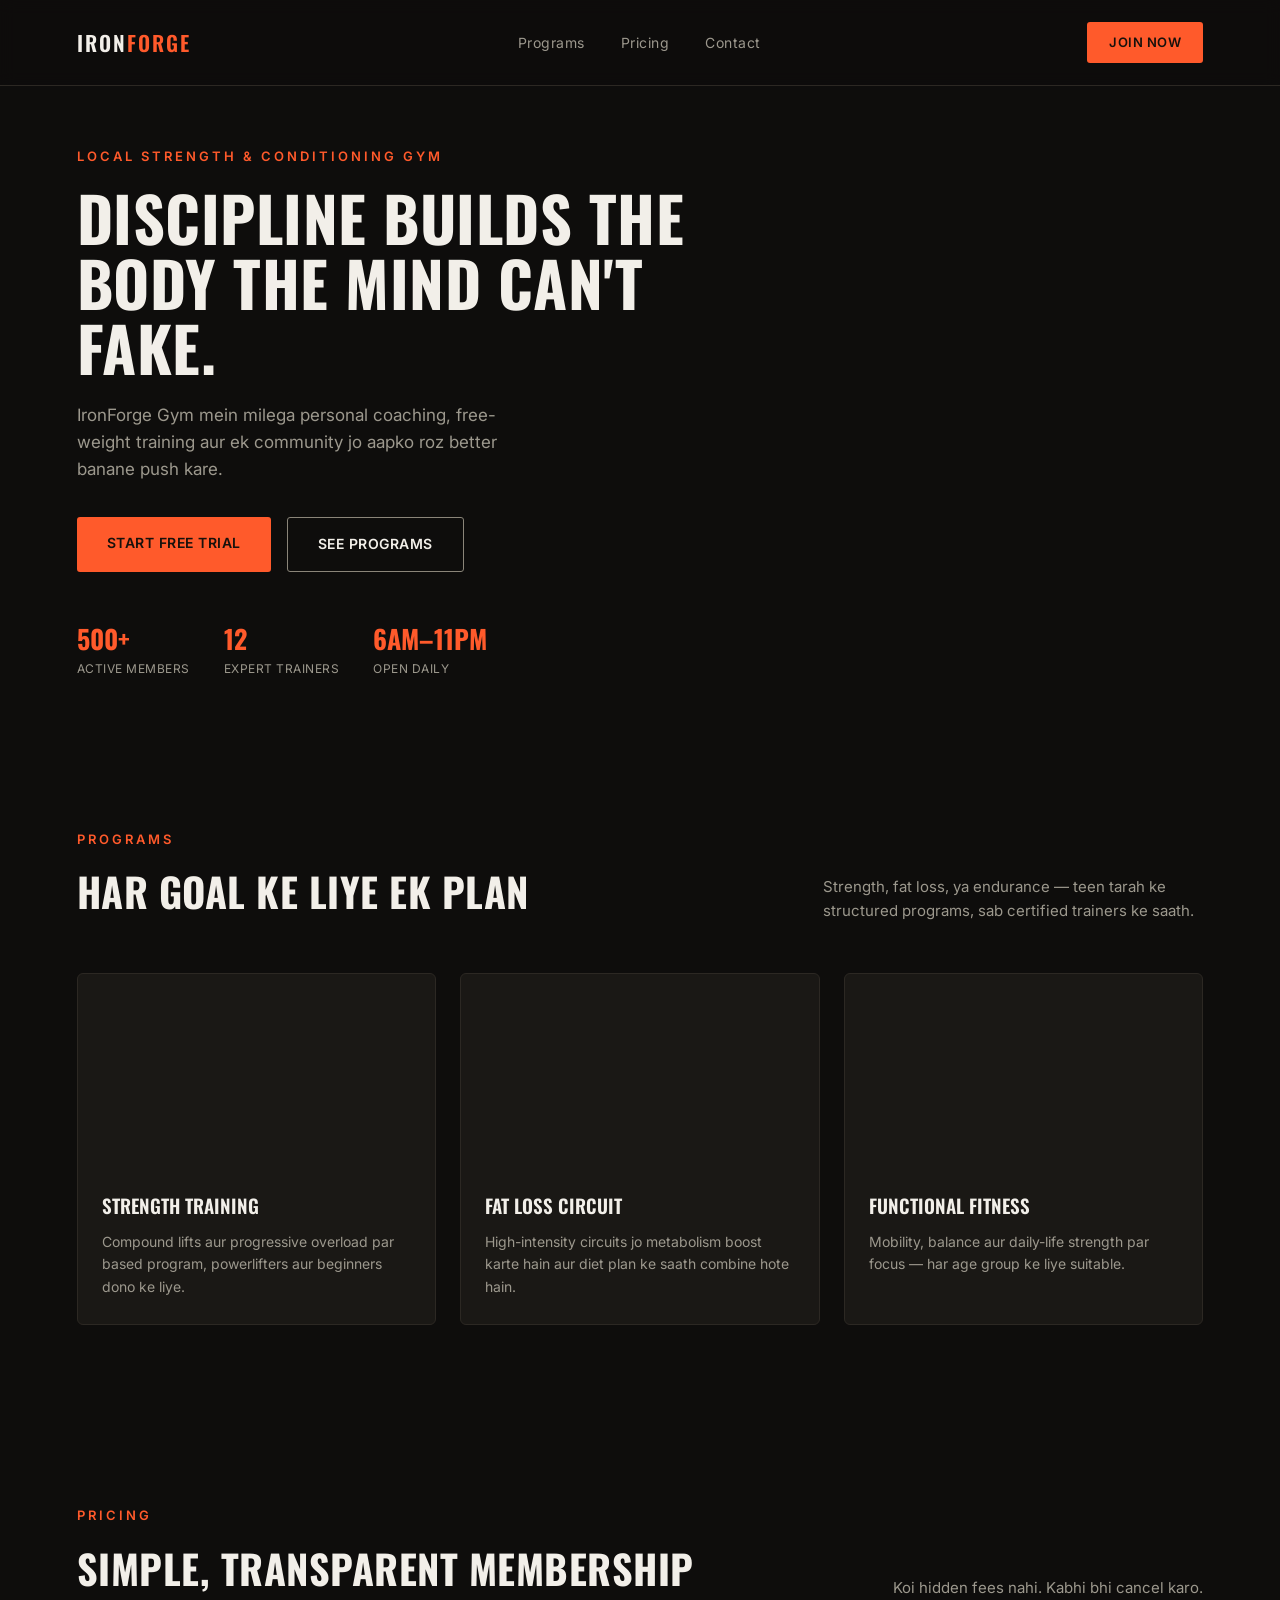
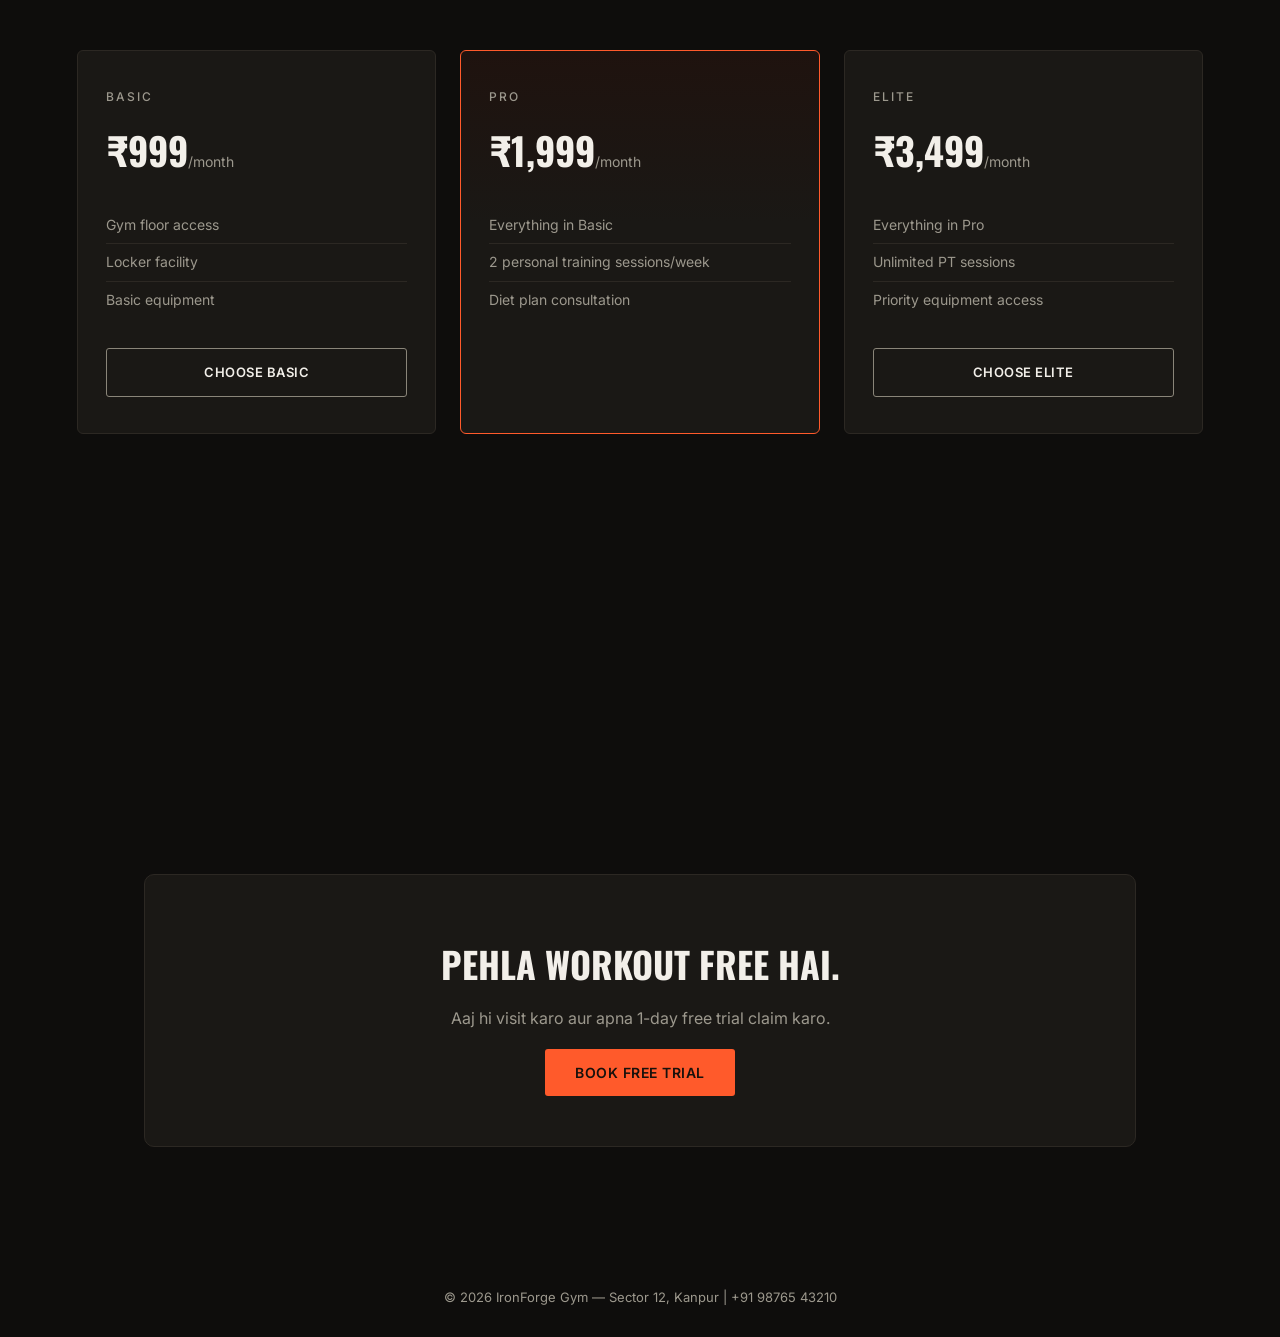
<file: index.html>
<!DOCTYPE html>
<html lang="hi">
<head>
<meta charset="UTF-8">
<meta name="viewport" content="width=device-width, initial-scale=1.0">
<title>IronForge Gym — Strength Starts Here</title>
<link rel="preconnect" href="https://fonts.googleapis.com">
<link href="https://fonts.googleapis.com/css2?family=Oswald:wght@500;600;700&family=Inter:wght@400;500;600&display=swap" rel="stylesheet">

<!--
  GOOGLE ANALYTICS SETUP:
  1. analytics.google.com par jaake free account banao
  2. Wahan se "Measurement ID" milega jo G-XXXXXXXXXX jaisa dikhta hai
  3. Neeche dono jagah G-XXXXXXXXXX ko apne asli ID se replace kar do
-->
<script async src="https://www.googletagmanager.com/gtag/js?id=G-XXXXXXXXXX"></script>
<script>
  window.dataLayer = window.dataLayer || [];
  function gtag(){dataLayer.push(arguments);}
  gtag('js', new Date());
  gtag('config', 'G-XXXXXXXXXX');
</script>
<style>
  :root {
    --bg: #0e0d0c;
    --bg-soft: #171512;
    --ember: #ff5a2b;
    --ember-dim: #b8431f;
    --iron: #8a8579;
    --text: #f2efe9;
    --text-dim: #9c988d;
    --card: #1a1815;
    --line: #2c2823;
  }

  * { margin: 0; padding: 0; box-sizing: border-box; }

  body {
    background: var(--bg);
    color: var(--text);
    font-family: 'Inter', system-ui, sans-serif;
    line-height: 1.6;
  }

  h1, h2, h3, .logo, .stat-num, .price-amount {
    font-family: 'Oswald', sans-serif;
    text-transform: uppercase;
  }

  /* ---------- NAVBAR ---------- */
  nav {
    display: flex;
    justify-content: space-between;
    align-items: center;
    padding: 22px 6%;
    position: sticky;
    top: 0;
    background: rgba(14, 13, 12, 0.92);
    backdrop-filter: blur(8px);
    border-bottom: 1px solid var(--line);
    z-index: 10;
  }

  .logo {
    font-size: 21px;
    font-weight: 600;
    letter-spacing: 2px;
  }
  .logo span { color: var(--ember); }

  nav ul {
    list-style: none;
    display: flex;
    gap: 36px;
  }

  nav a {
    color: var(--text-dim);
    text-decoration: none;
    font-size: 14px;
    letter-spacing: 0.5px;
    transition: color 0.2s;
  }
  nav a:hover, nav a:focus-visible { color: var(--ember); }

  .nav-cta {
    background: var(--ember);
    color: #17110c;
    padding: 10px 22px;
    border-radius: 3px;
    font-weight: 600;
    font-size: 13px;
    letter-spacing: 0.5px;
    text-decoration: none;
    text-transform: uppercase;
  }

  /* ---------- HERO ---------- */
  .hero {
    position: relative;
    min-height: 640px;
    display: flex;
    align-items: center;
    padding: 60px 6%;
    background: linear-gradient(180deg, rgba(14,13,12,0.55), rgba(14,13,12,0.92) 75%, var(--bg) 100%),
                url('https://images.unsplash.com/photo-1637430308606-86576d8fef3c?fm=jpg&q=70&w=2200&auto=format&fit=crop') center/cover;
  }

  .hero-content { max-width: 620px; }

  .hero-eyebrow {
    color: var(--ember);
    font-size: 13px;
    letter-spacing: 3px;
    text-transform: uppercase;
    font-weight: 600;
    margin-bottom: 18px;
  }

  .hero h1 {
    font-size: clamp(38px, 5.5vw, 62px);
    font-weight: 700;
    line-height: 1.05;
    letter-spacing: 0.5px;
    margin-bottom: 22px;
  }

  .hero p {
    color: var(--text-dim);
    font-size: 17px;
    max-width: 460px;
    margin-bottom: 34px;
  }

  .hero-buttons { display: flex; gap: 16px; flex-wrap: wrap; }

  .btn-primary {
    background: var(--ember);
    color: #17110c;
    padding: 15px 30px;
    border-radius: 3px;
    font-weight: 600;
    text-decoration: none;
    font-size: 14px;
    letter-spacing: 0.5px;
    text-transform: uppercase;
  }

  .btn-secondary {
    border: 1px solid var(--iron);
    color: var(--text);
    padding: 15px 30px;
    border-radius: 3px;
    text-decoration: none;
    font-size: 14px;
    letter-spacing: 0.5px;
    text-transform: uppercase;
    font-weight: 600;
  }

  .hero-stats {
    display: flex;
    gap: 34px;
    margin-top: 46px;
  }

  .stat-num {
    font-size: 26px;
    font-weight: 700;
    color: var(--ember);
  }
  .stat-label {
    font-size: 12px;
    letter-spacing: 0.5px;
    color: var(--text-dim);
    text-transform: uppercase;
  }

  /* ---------- SECTIONS ---------- */
  .section { padding: 90px 6%; }

  .section-head {
    display: flex;
    justify-content: space-between;
    align-items: flex-end;
    margin-bottom: 50px;
    flex-wrap: wrap;
    gap: 20px;
  }

  .section-eyebrow {
    color: var(--ember);
    font-size: 13px;
    letter-spacing: 3px;
    text-transform: uppercase;
    font-weight: 600;
    margin-bottom: 10px;
  }

  .section-head h2 {
    font-size: clamp(28px, 3.5vw, 40px);
    font-weight: 700;
    letter-spacing: 0.5px;
  }

  .section-head p {
    color: var(--text-dim);
    max-width: 380px;
    font-size: 15px;
  }

  /* ---------- PROGRAMS ---------- */
  .programs-grid {
    display: grid;
    grid-template-columns: repeat(3, 1fr);
    gap: 24px;
  }

  .program-card {
    background: var(--card);
    border: 1px solid var(--line);
    border-radius: 6px;
    overflow: hidden;
    transition: transform 0.2s, border-color 0.2s;
  }
  .program-card:hover { transform: translateY(-4px); border-color: var(--ember-dim); }

  .program-img {
    height: 190px;
    background-size: cover;
    background-position: center;
  }

  .program-body { padding: 26px 24px; }

  .program-card h3 {
    font-size: 19px;
    font-weight: 600;
    margin-bottom: 10px;
  }

  .program-card p {
    color: var(--text-dim);
    font-size: 14px;
  }

  /* ---------- PRICING ---------- */
  .pricing-grid {
    display: grid;
    grid-template-columns: repeat(3, 1fr);
    gap: 24px;
  }

  .price-card {
    background: var(--card);
    border: 1px solid var(--line);
    border-radius: 6px;
    padding: 36px 28px;
  }

  .price-card.featured {
    border-color: var(--ember);
    background: linear-gradient(180deg, rgba(255,90,43,0.07), var(--card) 45%);
  }

  .price-tier {
    font-size: 12px;
    letter-spacing: 2px;
    text-transform: uppercase;
    color: var(--text-dim);
    margin-bottom: 14px;
    font-weight: 500;
  }

  .price-amount {
    font-size: 38px;
    font-weight: 700;
    margin-bottom: 4px;
  }
  .price-amount span { font-size: 14px; color: var(--text-dim); font-weight: 400; text-transform: none; font-family: 'Inter', sans-serif; }

  .price-features {
    list-style: none;
    margin: 26px 0 30px;
    font-size: 14px;
    color: var(--text-dim);
  }
  .price-features li { padding: 7px 0; border-top: 1px solid var(--line); }
  .price-features li:first-child { border-top: none; }

  .price-btn {
    display: block;
    text-align: center;
    padding: 13px;
    border-radius: 3px;
    text-decoration: none;
    font-weight: 600;
    font-size: 13px;
    letter-spacing: 0.5px;
    text-transform: uppercase;
    border: 1px solid var(--iron);
    color: var(--text);
  }
  .price-card.featured .price-btn {
    background: var(--ember);
    color: #17110c;
    border: none;
  }

  /* ---------- GALLERY STRIP ---------- */
  .gallery-strip {
    display: grid;
    grid-template-columns: repeat(3, 1fr);
    gap: 4px;
    margin: 0 6% 90px;
    border-radius: 8px;
    overflow: hidden;
  }
  .gallery-strip div {
    height: 260px;
    background-size: cover;
    background-position: center;
  }

  /* ---------- CTA / FOOTER ---------- */
  .cta-band {
    background: var(--card);
    margin: 0 6%;
    border-radius: 10px;
    padding: 60px 40px;
    text-align: center;
    border: 1px solid var(--line);
  }

  .cta-band h2 {
    font-size: clamp(26px, 3.5vw, 36px);
    font-weight: 700;
    margin-bottom: 14px;
  }

  .cta-band p {
    color: var(--text-dim);
    margin-bottom: 28px;
  }

  footer {
    padding: 50px 6% 30px;
    color: var(--text-dim);
    font-size: 13px;
    text-align: center;
  }

  /* ---------- RESPONSIVE ---------- */
  @media (max-width: 860px) {
    nav ul { display: none; }
    .programs-grid, .pricing-grid { grid-template-columns: 1fr; }
    .gallery-strip { grid-template-columns: 1fr; }
    .hero { min-height: auto; }
  }
</style>
</head>
<body>

  <nav>
    <div class="logo">IRON<span>FORGE</span></div>
    <ul>
      <li><a href="#programs">Programs</a></li>
      <li><a href="#pricing">Pricing</a></li>
      <li><a href="#contact">Contact</a></li>
    </ul>
    <a href="https://wa.me/916394893061?text=Hi%2C%20mujhe%20IronForge%20Gym%20ke%20baare%20mein%20jaankari%20chahiye" class="nav-cta" target="_blank">Join now</a>
  </nav>

  <section class="hero">
    <div class="hero-content">
      <div class="hero-eyebrow">Local strength & conditioning gym</div>
      <h1>Discipline builds the body the mind can't fake.</h1>
      <p>IronForge Gym mein milega personal coaching, free-weight training aur ek community jo aapko roz better banane push kare.</p>
      <div class="hero-buttons">
        <a href="https://wa.me/916394893061?text=Hi%2C%20mujhe%20free%20trial%20chahiye" class="btn-primary" target="_blank">Start free trial</a>
        <a href="#programs" class="btn-secondary">See programs</a>
      </div>
      <div class="hero-stats">
        <div>
          <div class="stat-num">500+</div>
          <div class="stat-label">Active members</div>
        </div>
        <div>
          <div class="stat-num">12</div>
          <div class="stat-label">Expert trainers</div>
        </div>
        <div>
          <div class="stat-num">6AM–11PM</div>
          <div class="stat-label">Open daily</div>
        </div>
      </div>
    </div>
  </section>

  <section class="section" id="programs">
    <div class="section-head">
      <div>
        <div class="section-eyebrow">Programs</div>
        <h2>Har goal ke liye ek plan</h2>
      </div>
      <p>Strength, fat loss, ya endurance — teen tarah ke structured programs, sab certified trainers ke saath.</p>
    </div>
    <div class="programs-grid">
      <div class="program-card">
        <div class="program-img" style="background-image: url('https://images.unsplash.com/photo-1526407297627-d845b359a55b?fm=jpg&q=70&w=900&auto=format&fit=crop');"></div>
        <div class="program-body">
          <h3>Strength training</h3>
          <p>Compound lifts aur progressive overload par based program, powerlifters aur beginners dono ke liye.</p>
        </div>
      </div>
      <div class="program-card">
        <div class="program-img" style="background-image: url('https://images.unsplash.com/photo-1672344048213-76b6e77304bd?fm=jpg&q=70&w=900&auto=format&fit=crop');"></div>
        <div class="program-body">
          <h3>Fat loss circuit</h3>
          <p>High-intensity circuits jo metabolism boost karte hain aur diet plan ke saath combine hote hain.</p>
        </div>
      </div>
      <div class="program-card">
        <div class="program-img" style="background-image: url('https://images.unsplash.com/photo-1637430308606-86576d8fef3c?fm=jpg&q=70&w=900&auto=format&fit=crop');"></div>
        <div class="program-body">
          <h3>Functional fitness</h3>
          <p>Mobility, balance aur daily-life strength par focus — har age group ke liye suitable.</p>
        </div>
      </div>
    </div>
  </section>

  <section class="section" id="pricing">
    <div class="section-head">
      <div>
        <div class="section-eyebrow">Pricing</div>
        <h2>Simple, transparent membership</h2>
      </div>
      <p>Koi hidden fees nahi. Kabhi bhi cancel karo.</p>
    </div>
    <div class="pricing-grid">
      <div class="price-card">
        <div class="price-tier">Basic</div>
        <div class="price-amount">₹999<span>/month</span></div>
        <ul class="price-features">
          <li>Gym floor access</li>
          <li>Locker facility</li>
          <li>Basic equipment</li>
        </ul>
        <a href="#" class="price-btn">Choose basic</a>
      </div>
      <div class="price-card featured">
        <div class="price-tier">Pro</div>
        <div class="price-amount">₹1,999<span>/month</span></div>
        <ul class="price-features">
          <li>Everything in Basic</li>
          <li>2 personal training sessions/week</li>
          <li>Diet plan consultation</li>
        </ul>
        <!--
          RAZORPAY PAYMENT BUTTON SETUP:
          1. Razorpay Dashboard > Payment Button > "Create Payment Button"
          2. Amount set karo (₹1999), button text likho
          3. Razorpay tumhe ye jaisa <form> + <script> code deta hai (ye ek DUMMY/example hai, kaam nahi karega)
          4. Asli button ka code copy karke neeche wale <div> mein paste kar dena — data-payment_button_id apna asli ID se replace karna
        -->
        <div class="razorpay-embed">
          <form>
            <script
              src="https://checkout.razorpay.com/v1/payment-button.js"
              data-payment_button_id="pl_YOUR_BUTTON_ID_HERE"
              async>
            </script>
          </form>
        </div>
      </div>
      <div class="price-card">
        <div class="price-tier">Elite</div>
        <div class="price-amount">₹3,499<span>/month</span></div>
        <ul class="price-features">
          <li>Everything in Pro</li>
          <li>Unlimited PT sessions</li>
          <li>Priority equipment access</li>
        </ul>
        <a href="#" class="price-btn">Choose elite</a>
      </div>
    </div>
  </section>

  <div class="gallery-strip">
    <div style="background-image: url('https://images.unsplash.com/photo-1637430308606-86576d8fef3c?fm=jpg&q=70&w=900&auto=format&fit=crop');"></div>
    <div style="background-image: url('https://images.unsplash.com/photo-1526407297627-d845b359a55b?fm=jpg&q=70&w=900&auto=format&fit=crop');"></div>
    <div style="background-image: url('https://images.unsplash.com/photo-1672344048213-76b6e77304bd?fm=jpg&q=70&w=900&auto=format&fit=crop');"></div>
  </div>

  <section class="section" id="contact" style="padding-top: 0;">
    <div class="cta-band">
      <h2>Pehla workout free hai.</h2>
      <p>Aaj hi visit karo aur apna 1-day free trial claim karo.</p>
      <a href="https://wa.me/919876543210?text=Hi%2C%20mujhe%20free%20trial%20book%20karna%20hai" class="btn-primary" target="_blank">Book free trial</a>
    </div>
  </section>

  <footer>
    © 2026 IronForge Gym — Sector 12, Kanpur | +91 98765 43210
  </footer>

</body>
</html>
</file>
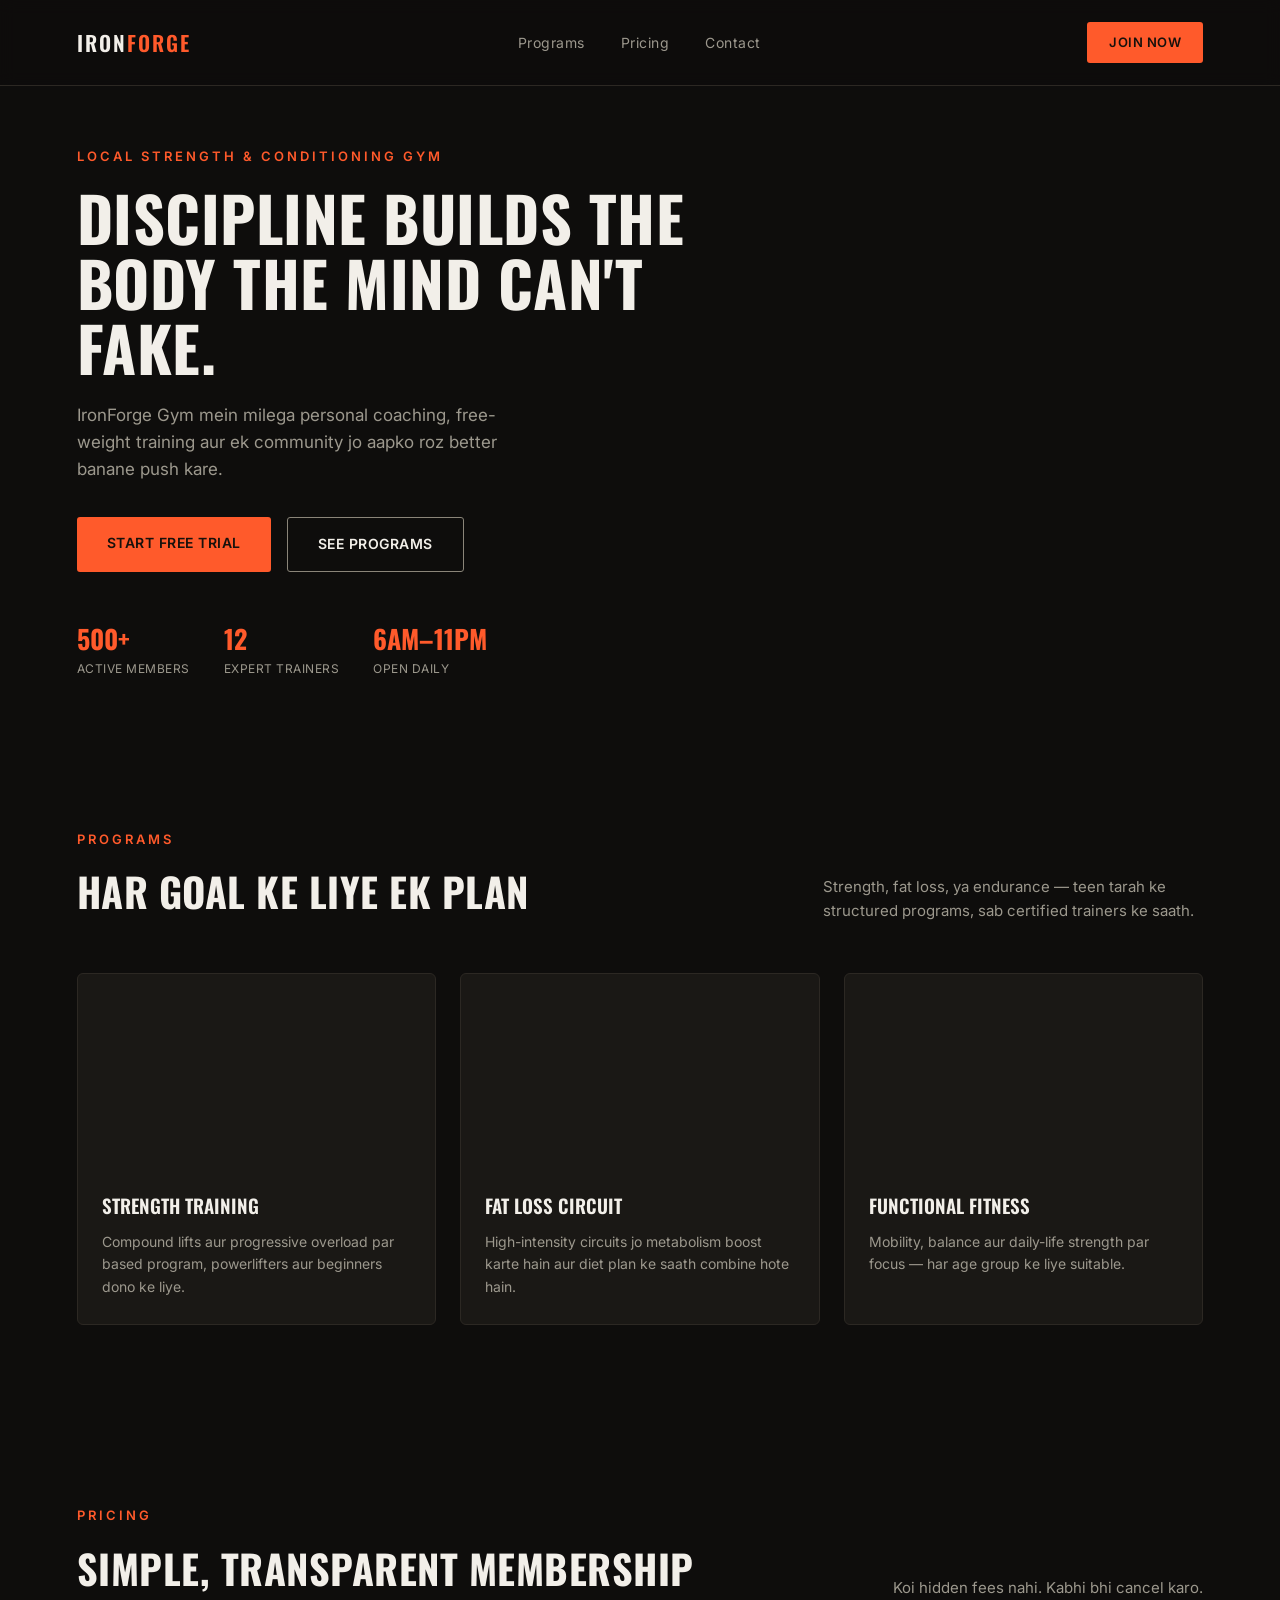
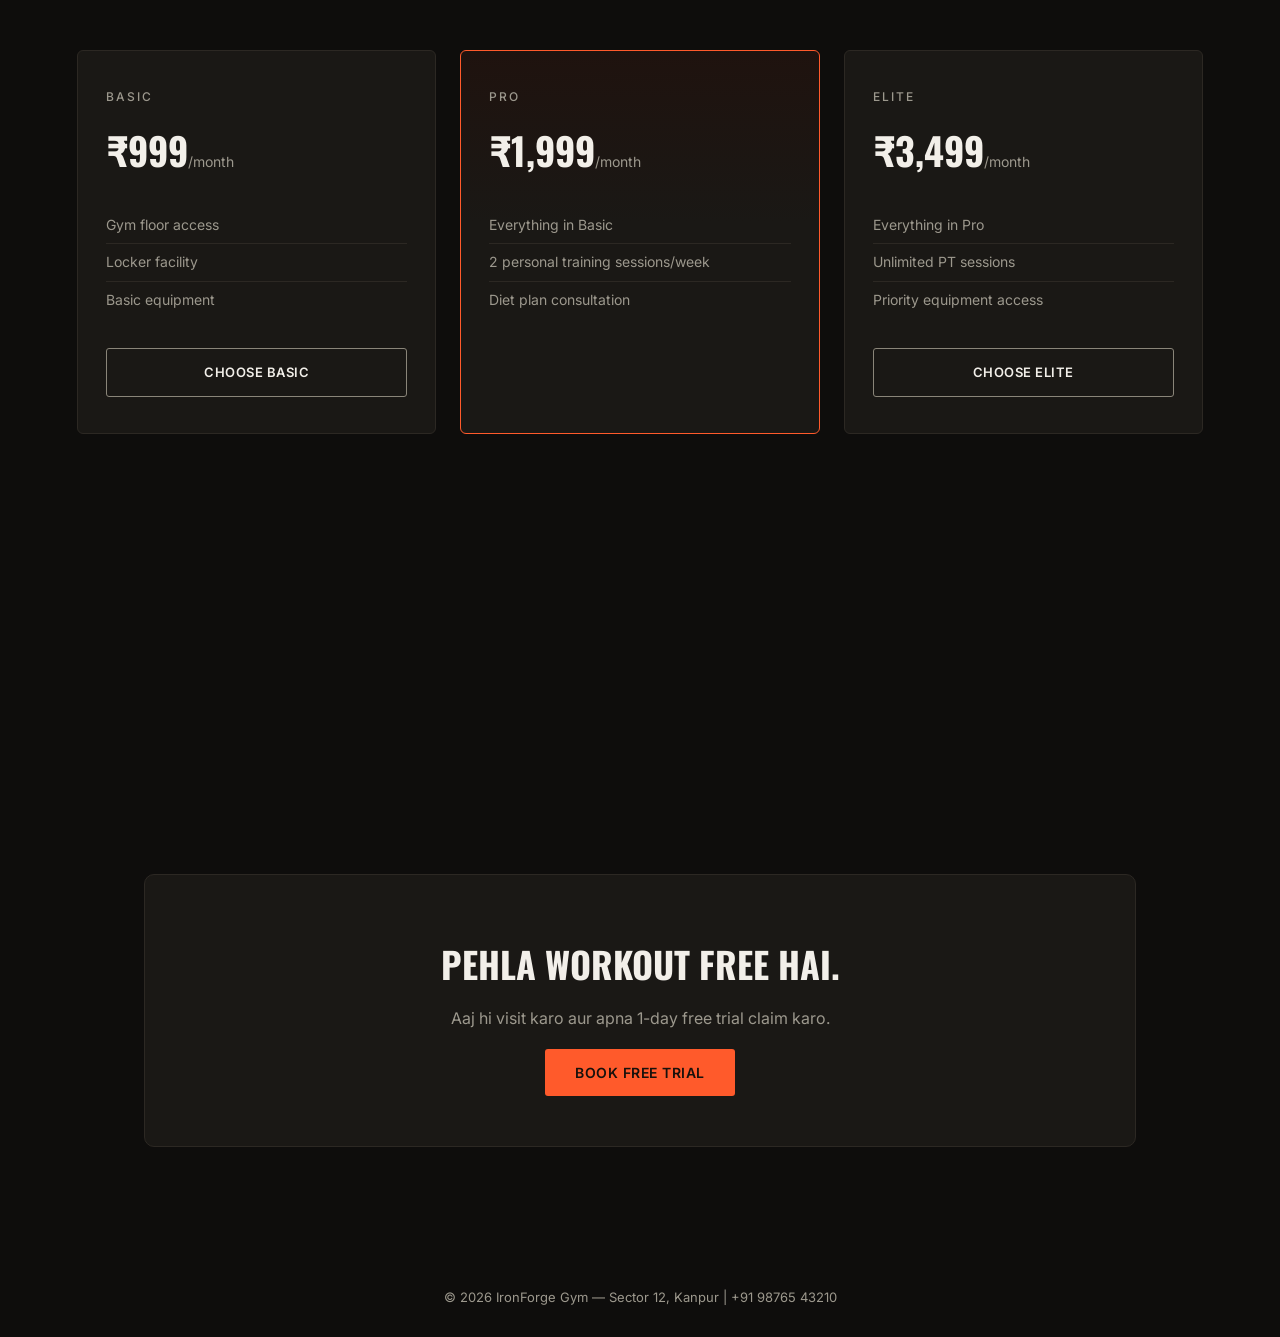
<file: gym-landing-page-premium.html>
<!DOCTYPE html>
<html lang="hi">
<head>
<meta charset="UTF-8">
<meta name="viewport" content="width=device-width, initial-scale=1.0">
<title>IronForge Gym — Strength Starts Here</title>
<link rel="preconnect" href="https://fonts.googleapis.com">
<link href="https://fonts.googleapis.com/css2?family=Oswald:wght@500;600;700&family=Inter:wght@400;500;600&display=swap" rel="stylesheet">

<!--
  GOOGLE ANALYTICS SETUP:
  1. analytics.google.com par jaake free account banao
  2. Wahan se "Measurement ID" milega jo G-XXXXXXXXXX jaisa dikhta hai
  3. Neeche dono jagah G-XXXXXXXXXX ko apne asli ID se replace kar do
-->
<script async src="https://www.googletagmanager.com/gtag/js?id=G-XXXXXXXXXX"></script>
<script>
  window.dataLayer = window.dataLayer || [];
  function gtag(){dataLayer.push(arguments);}
  gtag('js', new Date());
  gtag('config', 'G-XXXXXXXXXX');
</script>
<style>
  :root {
    --bg: #0e0d0c;
    --bg-soft: #171512;
    --ember: #ff5a2b;
    --ember-dim: #b8431f;
    --iron: #8a8579;
    --text: #f2efe9;
    --text-dim: #9c988d;
    --card: #1a1815;
    --line: #2c2823;
  }

  * { margin: 0; padding: 0; box-sizing: border-box; }

  body {
    background: var(--bg);
    color: var(--text);
    font-family: 'Inter', system-ui, sans-serif;
    line-height: 1.6;
  }

  h1, h2, h3, .logo, .stat-num, .price-amount {
    font-family: 'Oswald', sans-serif;
    text-transform: uppercase;
  }

  /* ---------- NAVBAR ---------- */
  nav {
    display: flex;
    justify-content: space-between;
    align-items: center;
    padding: 22px 6%;
    position: sticky;
    top: 0;
    background: rgba(14, 13, 12, 0.92);
    backdrop-filter: blur(8px);
    border-bottom: 1px solid var(--line);
    z-index: 10;
  }

  .logo {
    font-size: 21px;
    font-weight: 600;
    letter-spacing: 2px;
  }
  .logo span { color: var(--ember); }

  nav ul {
    list-style: none;
    display: flex;
    gap: 36px;
  }

  nav a {
    color: var(--text-dim);
    text-decoration: none;
    font-size: 14px;
    letter-spacing: 0.5px;
    transition: color 0.2s;
  }
  nav a:hover, nav a:focus-visible { color: var(--ember); }

  .nav-cta {
    background: var(--ember);
    color: #17110c;
    padding: 10px 22px;
    border-radius: 3px;
    font-weight: 600;
    font-size: 13px;
    letter-spacing: 0.5px;
    text-decoration: none;
    text-transform: uppercase;
  }

  /* ---------- HERO ---------- */
  .hero {
    position: relative;
    min-height: 640px;
    display: flex;
    align-items: center;
    padding: 60px 6%;
    background: linear-gradient(180deg, rgba(14,13,12,0.55), rgba(14,13,12,0.92) 75%, var(--bg) 100%),
                url('https://images.unsplash.com/photo-1637430308606-86576d8fef3c?fm=jpg&q=70&w=2200&auto=format&fit=crop') center/cover;
  }

  .hero-content { max-width: 620px; }

  .hero-eyebrow {
    color: var(--ember);
    font-size: 13px;
    letter-spacing: 3px;
    text-transform: uppercase;
    font-weight: 600;
    margin-bottom: 18px;
  }

  .hero h1 {
    font-size: clamp(38px, 5.5vw, 62px);
    font-weight: 700;
    line-height: 1.05;
    letter-spacing: 0.5px;
    margin-bottom: 22px;
  }

  .hero p {
    color: var(--text-dim);
    font-size: 17px;
    max-width: 460px;
    margin-bottom: 34px;
  }

  .hero-buttons { display: flex; gap: 16px; flex-wrap: wrap; }

  .btn-primary {
    background: var(--ember);
    color: #17110c;
    padding: 15px 30px;
    border-radius: 3px;
    font-weight: 600;
    text-decoration: none;
    font-size: 14px;
    letter-spacing: 0.5px;
    text-transform: uppercase;
  }

  .btn-secondary {
    border: 1px solid var(--iron);
    color: var(--text);
    padding: 15px 30px;
    border-radius: 3px;
    text-decoration: none;
    font-size: 14px;
    letter-spacing: 0.5px;
    text-transform: uppercase;
    font-weight: 600;
  }

  .hero-stats {
    display: flex;
    gap: 34px;
    margin-top: 46px;
  }

  .stat-num {
    font-size: 26px;
    font-weight: 700;
    color: var(--ember);
  }
  .stat-label {
    font-size: 12px;
    letter-spacing: 0.5px;
    color: var(--text-dim);
    text-transform: uppercase;
  }

  /* ---------- SECTIONS ---------- */
  .section { padding: 90px 6%; }

  .section-head {
    display: flex;
    justify-content: space-between;
    align-items: flex-end;
    margin-bottom: 50px;
    flex-wrap: wrap;
    gap: 20px;
  }

  .section-eyebrow {
    color: var(--ember);
    font-size: 13px;
    letter-spacing: 3px;
    text-transform: uppercase;
    font-weight: 600;
    margin-bottom: 10px;
  }

  .section-head h2 {
    font-size: clamp(28px, 3.5vw, 40px);
    font-weight: 700;
    letter-spacing: 0.5px;
  }

  .section-head p {
    color: var(--text-dim);
    max-width: 380px;
    font-size: 15px;
  }

  /* ---------- PROGRAMS ---------- */
  .programs-grid {
    display: grid;
    grid-template-columns: repeat(3, 1fr);
    gap: 24px;
  }

  .program-card {
    background: var(--card);
    border: 1px solid var(--line);
    border-radius: 6px;
    overflow: hidden;
    transition: transform 0.2s, border-color 0.2s;
  }
  .program-card:hover { transform: translateY(-4px); border-color: var(--ember-dim); }

  .program-img {
    height: 190px;
    background-size: cover;
    background-position: center;
  }

  .program-body { padding: 26px 24px; }

  .program-card h3 {
    font-size: 19px;
    font-weight: 600;
    margin-bottom: 10px;
  }

  .program-card p {
    color: var(--text-dim);
    font-size: 14px;
  }

  /* ---------- PRICING ---------- */
  .pricing-grid {
    display: grid;
    grid-template-columns: repeat(3, 1fr);
    gap: 24px;
  }

  .price-card {
    background: var(--card);
    border: 1px solid var(--line);
    border-radius: 6px;
    padding: 36px 28px;
  }

  .price-card.featured {
    border-color: var(--ember);
    background: linear-gradient(180deg, rgba(255,90,43,0.07), var(--card) 45%);
  }

  .price-tier {
    font-size: 12px;
    letter-spacing: 2px;
    text-transform: uppercase;
    color: var(--text-dim);
    margin-bottom: 14px;
    font-weight: 500;
  }

  .price-amount {
    font-size: 38px;
    font-weight: 700;
    margin-bottom: 4px;
  }
  .price-amount span { font-size: 14px; color: var(--text-dim); font-weight: 400; text-transform: none; font-family: 'Inter', sans-serif; }

  .price-features {
    list-style: none;
    margin: 26px 0 30px;
    font-size: 14px;
    color: var(--text-dim);
  }
  .price-features li { padding: 7px 0; border-top: 1px solid var(--line); }
  .price-features li:first-child { border-top: none; }

  .price-btn {
    display: block;
    text-align: center;
    padding: 13px;
    border-radius: 3px;
    text-decoration: none;
    font-weight: 600;
    font-size: 13px;
    letter-spacing: 0.5px;
    text-transform: uppercase;
    border: 1px solid var(--iron);
    color: var(--text);
  }
  .price-card.featured .price-btn {
    background: var(--ember);
    color: #17110c;
    border: none;
  }

  /* ---------- GALLERY STRIP ---------- */
  .gallery-strip {
    display: grid;
    grid-template-columns: repeat(3, 1fr);
    gap: 4px;
    margin: 0 6% 90px;
    border-radius: 8px;
    overflow: hidden;
  }
  .gallery-strip div {
    height: 260px;
    background-size: cover;
    background-position: center;
  }

  /* ---------- CTA / FOOTER ---------- */
  .cta-band {
    background: var(--card);
    margin: 0 6%;
    border-radius: 10px;
    padding: 60px 40px;
    text-align: center;
    border: 1px solid var(--line);
  }

  .cta-band h2 {
    font-size: clamp(26px, 3.5vw, 36px);
    font-weight: 700;
    margin-bottom: 14px;
  }

  .cta-band p {
    color: var(--text-dim);
    margin-bottom: 28px;
  }

  footer {
    padding: 50px 6% 30px;
    color: var(--text-dim);
    font-size: 13px;
    text-align: center;
  }

  /* ---------- RESPONSIVE ---------- */
  @media (max-width: 860px) {
    nav ul { display: none; }
    .programs-grid, .pricing-grid { grid-template-columns: 1fr; }
    .gallery-strip { grid-template-columns: 1fr; }
    .hero { min-height: auto; }
  }
</style>
</head>
<body>

  <nav>
    <div class="logo">IRON<span>FORGE</span></div>
    <ul>
      <li><a href="#programs">Programs</a></li>
      <li><a href="#pricing">Pricing</a></li>
      <li><a href="#contact">Contact</a></li>
    </ul>
    <a href="https://wa.me/919876543210?text=Hi%2C%20mujhe%20IronForge%20Gym%20ke%20baare%20mein%20jaankari%20chahiye" class="nav-cta" target="_blank">Join now</a>
  </nav>

  <section class="hero">
    <div class="hero-content">
      <div class="hero-eyebrow">Local strength & conditioning gym</div>
      <h1>Discipline builds the body the mind can't fake.</h1>
      <p>IronForge Gym mein milega personal coaching, free-weight training aur ek community jo aapko roz better banane push kare.</p>
      <div class="hero-buttons">
        <a href="https://wa.me/919876543210?text=Hi%2C%20mujhe%20free%20trial%20chahiye" class="btn-primary" target="_blank">Start free trial</a>
        <a href="#programs" class="btn-secondary">See programs</a>
      </div>
      <div class="hero-stats">
        <div>
          <div class="stat-num">500+</div>
          <div class="stat-label">Active members</div>
        </div>
        <div>
          <div class="stat-num">12</div>
          <div class="stat-label">Expert trainers</div>
        </div>
        <div>
          <div class="stat-num">6AM–11PM</div>
          <div class="stat-label">Open daily</div>
        </div>
      </div>
    </div>
  </section>

  <section class="section" id="programs">
    <div class="section-head">
      <div>
        <div class="section-eyebrow">Programs</div>
        <h2>Har goal ke liye ek plan</h2>
      </div>
      <p>Strength, fat loss, ya endurance — teen tarah ke structured programs, sab certified trainers ke saath.</p>
    </div>
    <div class="programs-grid">
      <div class="program-card">
        <div class="program-img" style="background-image: url('https://images.unsplash.com/photo-1526407297627-d845b359a55b?fm=jpg&q=70&w=900&auto=format&fit=crop');"></div>
        <div class="program-body">
          <h3>Strength training</h3>
          <p>Compound lifts aur progressive overload par based program, powerlifters aur beginners dono ke liye.</p>
        </div>
      </div>
      <div class="program-card">
        <div class="program-img" style="background-image: url('https://images.unsplash.com/photo-1672344048213-76b6e77304bd?fm=jpg&q=70&w=900&auto=format&fit=crop');"></div>
        <div class="program-body">
          <h3>Fat loss circuit</h3>
          <p>High-intensity circuits jo metabolism boost karte hain aur diet plan ke saath combine hote hain.</p>
        </div>
      </div>
      <div class="program-card">
        <div class="program-img" style="background-image: url('https://images.unsplash.com/photo-1637430308606-86576d8fef3c?fm=jpg&q=70&w=900&auto=format&fit=crop');"></div>
        <div class="program-body">
          <h3>Functional fitness</h3>
          <p>Mobility, balance aur daily-life strength par focus — har age group ke liye suitable.</p>
        </div>
      </div>
    </div>
  </section>

  <section class="section" id="pricing">
    <div class="section-head">
      <div>
        <div class="section-eyebrow">Pricing</div>
        <h2>Simple, transparent membership</h2>
      </div>
      <p>Koi hidden fees nahi. Kabhi bhi cancel karo.</p>
    </div>
    <div class="pricing-grid">
      <div class="price-card">
        <div class="price-tier">Basic</div>
        <div class="price-amount">₹999<span>/month</span></div>
        <ul class="price-features">
          <li>Gym floor access</li>
          <li>Locker facility</li>
          <li>Basic equipment</li>
        </ul>
        <a href="#" class="price-btn">Choose basic</a>
      </div>
      <div class="price-card featured">
        <div class="price-tier">Pro</div>
        <div class="price-amount">₹1,999<span>/month</span></div>
        <ul class="price-features">
          <li>Everything in Basic</li>
          <li>2 personal training sessions/week</li>
          <li>Diet plan consultation</li>
        </ul>
        <!--
          RAZORPAY PAYMENT BUTTON SETUP:
          1. Razorpay Dashboard > Payment Button > "Create Payment Button"
          2. Amount set karo (₹1999), button text likho
          3. Razorpay tumhe ye jaisa <form> + <script> code deta hai (ye ek DUMMY/example hai, kaam nahi karega)
          4. Asli button ka code copy karke neeche wale <div> mein paste kar dena — data-payment_button_id apna asli ID se replace karna
        -->
        <div class="razorpay-embed">
          <form>
            <script
              src="https://checkout.razorpay.com/v1/payment-button.js"
              data-payment_button_id="pl_YOUR_BUTTON_ID_HERE"
              async>
            </script>
          </form>
        </div>
      </div>
      <div class="price-card">
        <div class="price-tier">Elite</div>
        <div class="price-amount">₹3,499<span>/month</span></div>
        <ul class="price-features">
          <li>Everything in Pro</li>
          <li>Unlimited PT sessions</li>
          <li>Priority equipment access</li>
        </ul>
        <a href="#" class="price-btn">Choose elite</a>
      </div>
    </div>
  </section>

  <div class="gallery-strip">
    <div style="background-image: url('https://images.unsplash.com/photo-1637430308606-86576d8fef3c?fm=jpg&q=70&w=900&auto=format&fit=crop');"></div>
    <div style="background-image: url('https://images.unsplash.com/photo-1526407297627-d845b359a55b?fm=jpg&q=70&w=900&auto=format&fit=crop');"></div>
    <div style="background-image: url('https://images.unsplash.com/photo-1672344048213-76b6e77304bd?fm=jpg&q=70&w=900&auto=format&fit=crop');"></div>
  </div>

  <section class="section" id="contact" style="padding-top: 0;">
    <div class="cta-band">
      <h2>Pehla workout free hai.</h2>
      <p>Aaj hi visit karo aur apna 1-day free trial claim karo.</p>
      <a href="https://wa.me/919876543210?text=Hi%2C%20mujhe%20free%20trial%20book%20karna%20hai" class="btn-primary" target="_blank">Book free trial</a>
    </div>
  </section>

  <footer>
    © 2026 IronForge Gym — Sector 12, Kanpur | +91 98765 43210
  </footer>

</body>
</html>
</file>
